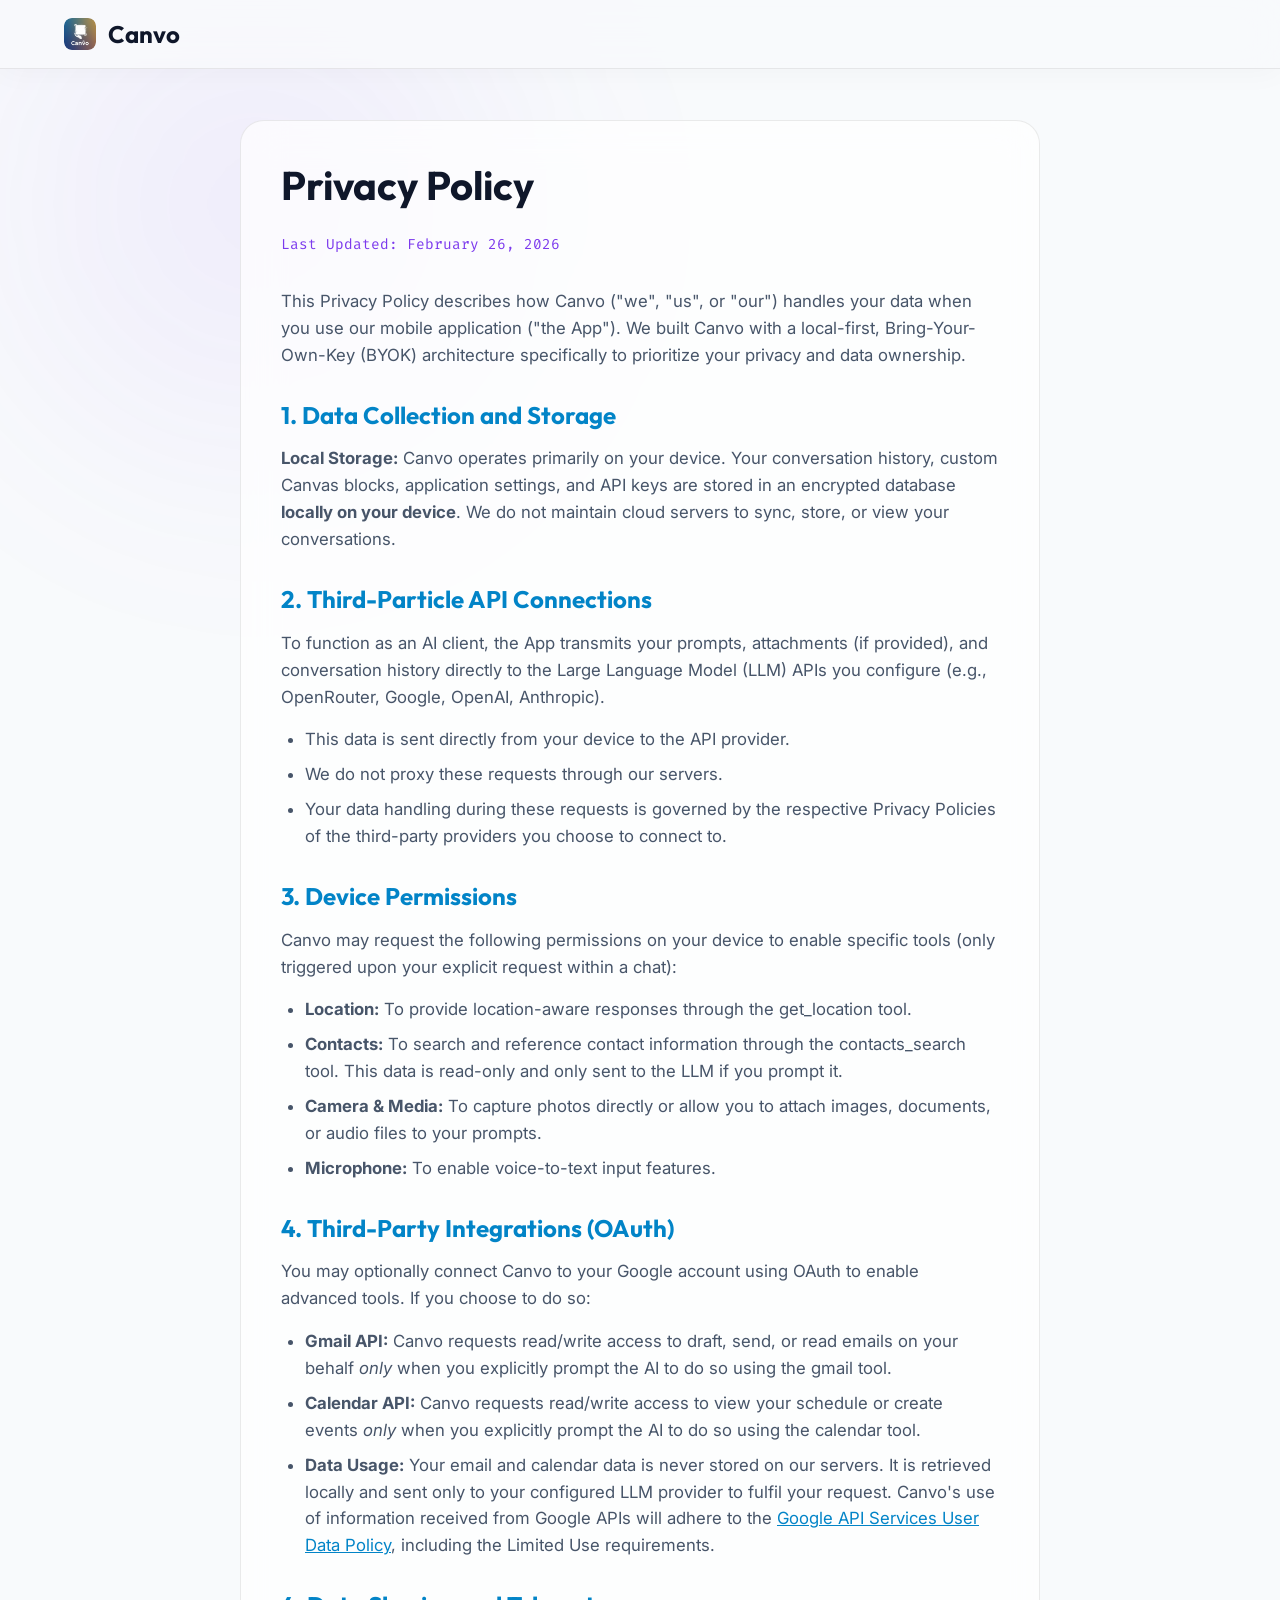
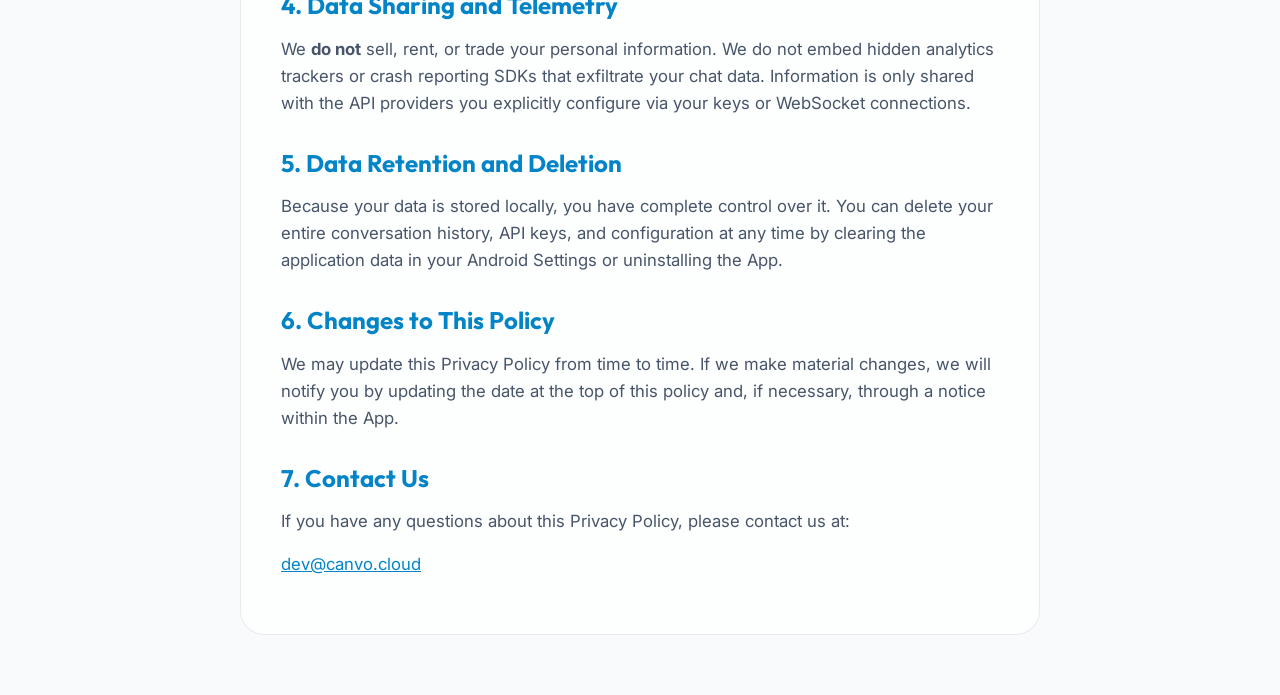
<file: docs/privacy.html>
<!DOCTYPE html>
<html lang="en">

<head>
    <meta charset="UTF-8">
    <meta name="viewport" content="width=device-width, initial-scale=1.0">
    <title>Privacy Policy | Canvo</title>
    <link rel="preconnect" href="https://fonts.googleapis.com">
    <link rel="preconnect" href="https://fonts.gstatic.com" crossorigin>
    <link
        href="https://fonts.googleapis.com/css2?family=Fira+Code:wght@400;500&family=Outfit:wght@400;500;600;700;800&family=Inter:wght@400;500;600&display=swap"
        rel="stylesheet">
    <link rel="stylesheet" href="styles.css">
    <style>
        .privacy-content {
            max-width: 800px;
            margin: 120px auto 60px;
            padding: 40px;
            background: var(--bg-card);
            border: 1px solid var(--border-glass);
            border-radius: 24px;
            backdrop-filter: blur(20px);
        }

        .privacy-content h1 {
            font-size: 2.5rem;
            margin-bottom: 24px;
            color: var(--text-primary);
        }

        .privacy-content h2 {
            font-size: 1.5rem;
            margin-top: 32px;
            margin-bottom: 16px;
            color: var(--accent-primary);
        }

        .privacy-content p,
        .privacy-content ul {
            margin-bottom: 16px;
            color: var(--text-secondary);
            font-size: 1.05rem;
        }

        .privacy-content ul {
            padding-left: 24px;
        }

        .privacy-content li {
            margin-bottom: 8px;
        }

        .privacy-date {
            font-family: var(--font-mono);
            font-size: 0.9rem;
            color: var(--accent-secondary);
            margin-bottom: 32px;
        }
    </style>
</head>

<body>
    <div class="ambient-glow"></div>

    <nav class="navbar scrolled">
        <div class="nav-container">
            <a href="index.html" style="text-decoration: none;">
                <div class="logo">
                    <img src="assets/logo.png" alt="Canvo Logo">
                    <span>Canvo</span>
                </div>
            </a>
        </div>
    </nav>

    <div class="privacy-content">
        <h1>Privacy Policy</h1>
        <div class="privacy-date">Last Updated: February 26, 2026</div>

        <p>This Privacy Policy describes how Canvo ("we", "us", or "our") handles your data when you use our mobile
            application ("the App"). We built Canvo with a local-first, Bring-Your-Own-Key (BYOK) architecture
            specifically to prioritize your privacy and data ownership.</p>

        <h2>1. Data Collection and Storage</h2>
        <p><strong>Local Storage:</strong> Canvo operates primarily on your device. Your conversation history, custom
            Canvas blocks, application settings, and API keys are stored in an encrypted database <strong>locally on
                your device</strong>. We do not maintain cloud servers to sync, store, or view your conversations.</p>

        <h2>2. Third-Particle API Connections</h2>
        <p>To function as an AI client, the App transmits your prompts, attachments (if provided), and conversation
            history directly to the Large Language Model (LLM) APIs you configure (e.g., OpenRouter, Google, OpenAI,
            Anthropic). </p>
        <ul>
            <li>This data is sent directly from your device to the API provider.</li>
            <li>We do not proxy these requests through our servers.</li>
            <li>Your data handling during these requests is governed by the respective Privacy Policies of the
                third-party providers you choose to connect to.</li>
        </ul>

        <h2>3. Device Permissions</h2>
        <p>Canvo may request the following permissions on your device to enable specific tools (only triggered upon your
            explicit request within a chat):</p>
        <ul>
            <li><strong>Location:</strong> To provide location-aware responses through the <span
                    class="monospace">get_location</span> tool.</li>
            <li><strong>Contacts:</strong> To search and reference contact information through the <span
                    class="monospace">contacts_search</span> tool. This data is read-only and only sent to the LLM if
                you prompt it.</li>
            <li><strong>Camera & Media:</strong> To capture photos directly or allow you to attach images, documents, or
                audio files to your prompts.</li>
            <li><strong>Microphone:</strong> To enable voice-to-text input features.</li>
        </ul>

        <h2>4. Third-Party Integrations (OAuth)</h2>
        <p>You may optionally connect Canvo to your Google account using OAuth to enable advanced tools. If you choose
            to do so:</p>
        <ul>
            <li><strong>Gmail API:</strong> Canvo requests read/write access to draft, send, or read emails on your
                behalf <i>only</i> when you explicitly prompt the AI to do so using the <span
                    class="monospace">gmail</span> tool.</li>
            <li><strong>Calendar API:</strong> Canvo requests read/write access to view your schedule or create events
                <i>only</i> when you explicitly prompt the AI to do so using the <span class="monospace">calendar</span>
                tool.
            </li>
            <li><strong>Data Usage:</strong> Your email and calendar data is never stored on our servers. It is
                retrieved locally and sent only to your configured LLM provider to fulfil your request. Canvo's use of
                information received from Google APIs will adhere to the <a
                    href="https://developers.google.com/terms/api-services-user-data-policy" target="_blank"
                    style="color: var(--accent-primary);">Google API Services User Data Policy</a>, including the
                Limited Use requirements.</li>
        </ul>

        <h2>4. Data Sharing and Telemetry</h2>
        <p>We <strong>do not</strong> sell, rent, or trade your personal information. We do not embed hidden analytics
            trackers or crash reporting SDKs that exfiltrate your chat data. Information is only shared with the API
            providers you explicitly configure via your keys or WebSocket connections.</p>

        <h2>5. Data Retention and Deletion</h2>
        <p>Because your data is stored locally, you have complete control over it. You can delete your entire
            conversation history, API keys, and configuration at any time by clearing the application data in your
            Android Settings or uninstalling the App.</p>

        <h2>6. Changes to This Policy</h2>
        <p>We may update this Privacy Policy from time to time. If we make material changes, we will notify you by
            updating the date at the top of this policy and, if necessary, through a notice within the App.</p>

        <h2>7. Contact Us</h2>
        <p>If you have any questions about this Privacy Policy, please contact us at:</p>
        <p><a href="mailto:dev@canvo.cloud" style="color: var(--accent-primary);">dev@canvo.cloud</a></p>
    </div>

</body>

</html>
</file>
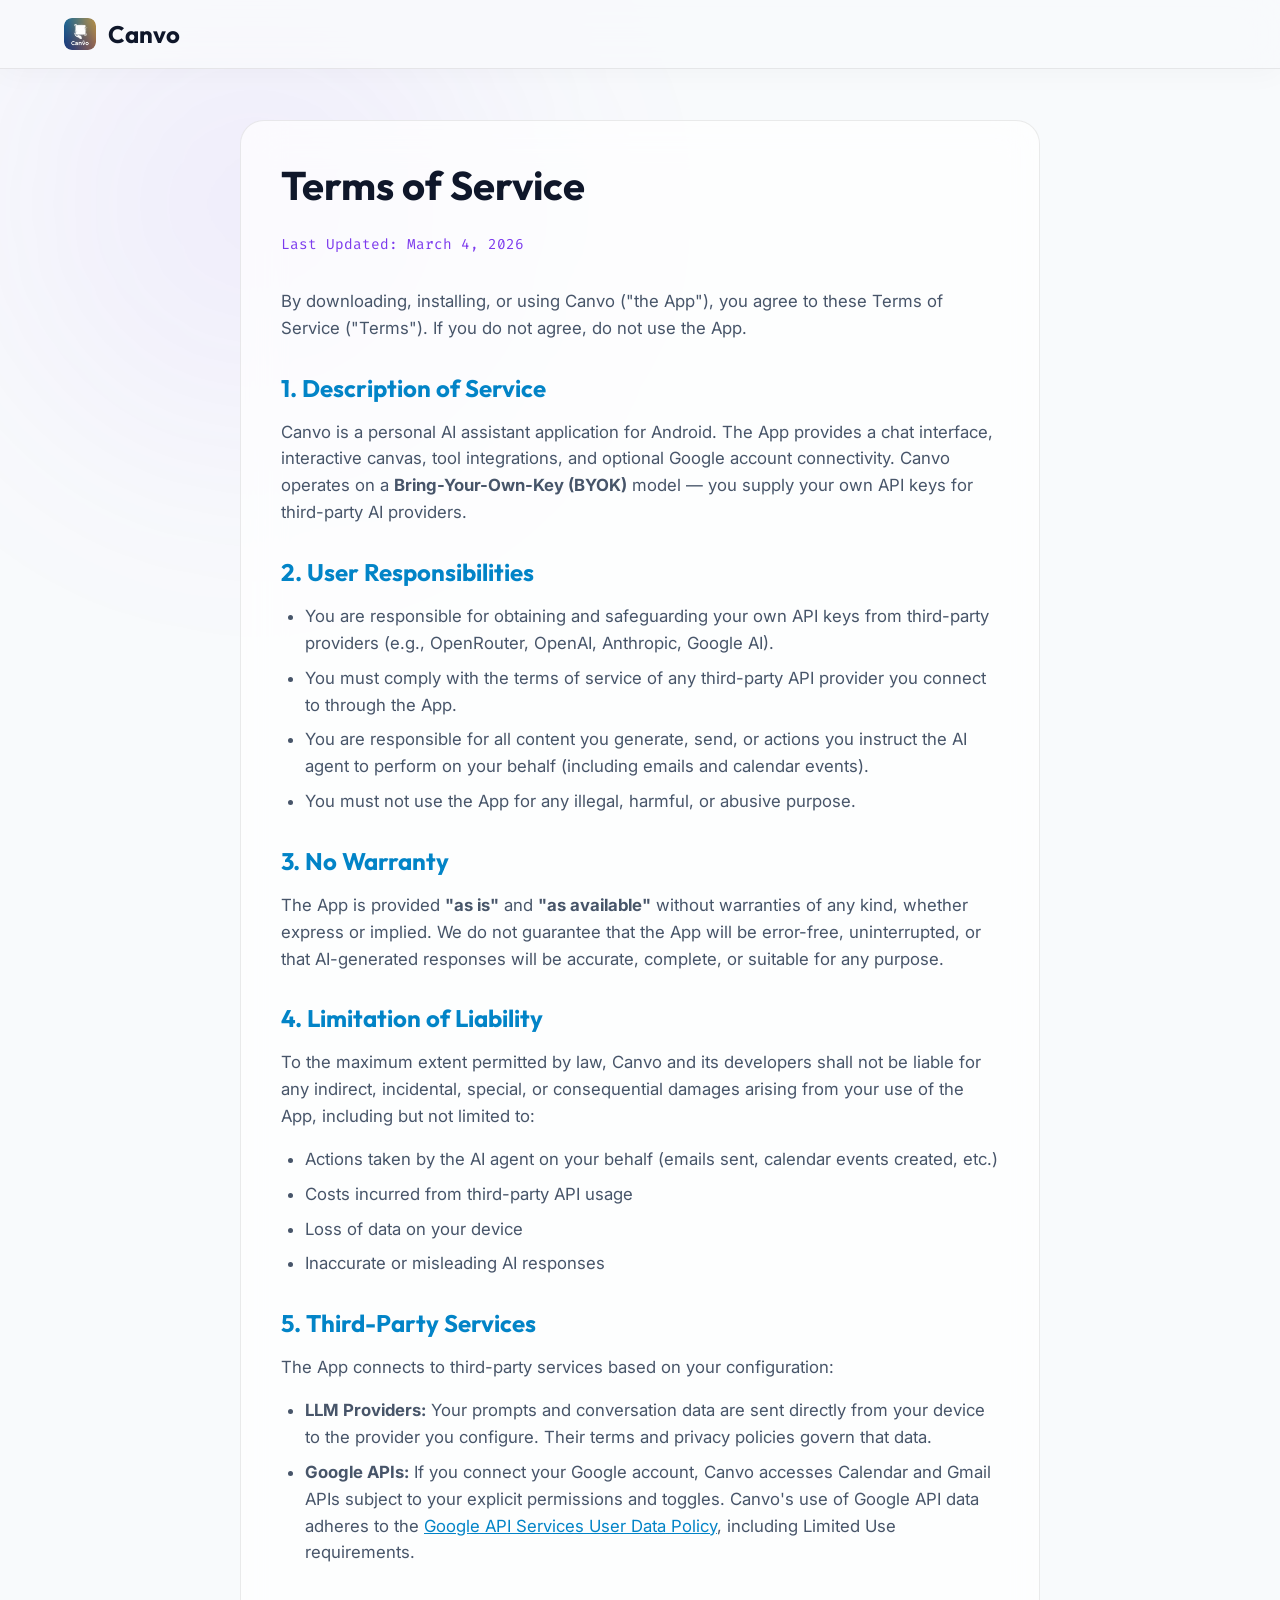
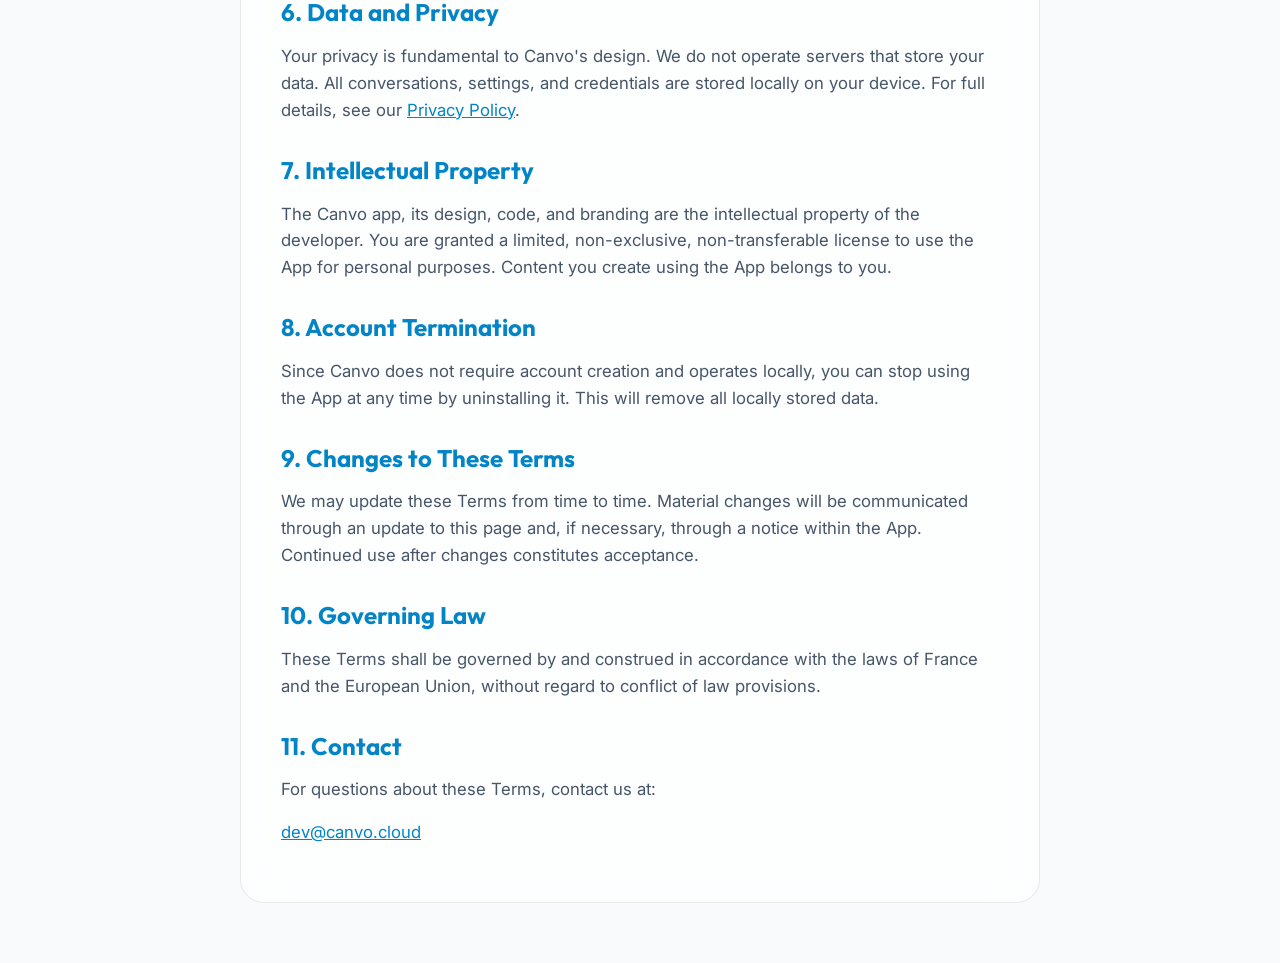
<file: docs/terms.html>
<!DOCTYPE html>
<html lang="en">

<head>
    <meta charset="UTF-8">
    <meta name="viewport" content="width=device-width, initial-scale=1.0">
    <title>Terms of Service | Canvo</title>
    <link rel="preconnect" href="https://fonts.googleapis.com">
    <link rel="preconnect" href="https://fonts.gstatic.com" crossorigin>
    <link
        href="https://fonts.googleapis.com/css2?family=Fira+Code:wght@400;500&family=Outfit:wght@400;500;600;700;800&family=Inter:wght@400;500;600&display=swap"
        rel="stylesheet">
    <link rel="stylesheet" href="styles.css">
    <style>
        .privacy-content {
            max-width: 800px;
            margin: 120px auto 60px;
            padding: 40px;
            background: var(--bg-card);
            border: 1px solid var(--border-glass);
            border-radius: 24px;
            backdrop-filter: blur(20px);
        }

        .privacy-content h1 {
            font-size: 2.5rem;
            margin-bottom: 24px;
            color: var(--text-primary);
        }

        .privacy-content h2 {
            font-size: 1.5rem;
            margin-top: 32px;
            margin-bottom: 16px;
            color: var(--accent-primary);
        }

        .privacy-content p,
        .privacy-content ul {
            margin-bottom: 16px;
            color: var(--text-secondary);
            font-size: 1.05rem;
        }

        .privacy-content ul {
            padding-left: 24px;
        }

        .privacy-content li {
            margin-bottom: 8px;
        }

        .privacy-date {
            font-family: var(--font-mono);
            font-size: 0.9rem;
            color: var(--accent-secondary);
            margin-bottom: 32px;
        }
    </style>
</head>

<body>
    <div class="ambient-glow"></div>

    <nav class="navbar scrolled">
        <div class="nav-container">
            <a href="index.html" style="text-decoration: none;">
                <div class="logo">
                    <img src="assets/logo.png" alt="Canvo Logo">
                    <span>Canvo</span>
                </div>
            </a>
        </div>
    </nav>

    <div class="privacy-content">
        <h1>Terms of Service</h1>
        <div class="privacy-date">Last Updated: March 4, 2026</div>

        <p>By downloading, installing, or using Canvo ("the App"), you agree to these Terms of Service ("Terms"). If you
            do not agree, do not use the App.</p>

        <h2>1. Description of Service</h2>
        <p>Canvo is a personal AI assistant application for Android. The App provides a chat interface, interactive
            canvas, tool integrations, and optional Google account connectivity. Canvo operates on a
            <strong>Bring-Your-Own-Key (BYOK)</strong> model — you supply your own API keys for third-party AI
            providers.
        </p>

        <h2>2. User Responsibilities</h2>
        <ul>
            <li>You are responsible for obtaining and safeguarding your own API keys from third-party providers (e.g.,
                OpenRouter, OpenAI, Anthropic, Google AI).</li>
            <li>You must comply with the terms of service of any third-party API provider you connect to through the
                App.
            </li>
            <li>You are responsible for all content you generate, send, or actions you instruct the AI agent to perform
                on your behalf (including emails and calendar events).</li>
            <li>You must not use the App for any illegal, harmful, or abusive purpose.</li>
        </ul>

        <h2>3. No Warranty</h2>
        <p>The App is provided <strong>"as is"</strong> and <strong>"as available"</strong> without warranties of any
            kind, whether express or implied. We do not guarantee that the App will be error-free, uninterrupted, or
            that
            AI-generated responses will be accurate, complete, or suitable for any purpose.</p>

        <h2>4. Limitation of Liability</h2>
        <p>To the maximum extent permitted by law, Canvo and its developers shall not be liable for any indirect,
            incidental, special, or consequential damages arising from your use of the App, including but not limited
            to:
        </p>
        <ul>
            <li>Actions taken by the AI agent on your behalf (emails sent, calendar events created, etc.)</li>
            <li>Costs incurred from third-party API usage</li>
            <li>Loss of data on your device</li>
            <li>Inaccurate or misleading AI responses</li>
        </ul>

        <h2>5. Third-Party Services</h2>
        <p>The App connects to third-party services based on your configuration:</p>
        <ul>
            <li><strong>LLM Providers:</strong> Your prompts and conversation data are sent directly from your device to
                the provider you configure. Their terms and privacy policies govern that data.</li>
            <li><strong>Google APIs:</strong> If you connect your Google account, Canvo accesses Calendar and Gmail APIs
                subject to your explicit permissions and toggles. Canvo's use of Google API data adheres to the
                <a href="https://developers.google.com/terms/api-services-user-data-policy" target="_blank"
                    style="color: var(--accent-primary);">Google API Services User Data Policy</a>, including Limited
                Use
                requirements.
            </li>
        </ul>

        <h2>6. Data and Privacy</h2>
        <p>Your privacy is fundamental to Canvo's design. We do not operate servers that store your data. All
            conversations, settings, and credentials are stored locally on your device. For full details, see our
            <a href="privacy.html" style="color: var(--accent-primary);">Privacy Policy</a>.
        </p>

        <h2>7. Intellectual Property</h2>
        <p>The Canvo app, its design, code, and branding are the intellectual property of the developer. You are granted
            a limited, non-exclusive, non-transferable license to use the App for personal purposes. Content you create
            using the App belongs to you.</p>

        <h2>8. Account Termination</h2>
        <p>Since Canvo does not require account creation and operates locally, you can stop using the App at any time by
            uninstalling it. This will remove all locally stored data.</p>

        <h2>9. Changes to These Terms</h2>
        <p>We may update these Terms from time to time. Material changes will be communicated through an update to this
            page and, if necessary, through a notice within the App. Continued use after changes constitutes acceptance.
        </p>

        <h2>10. Governing Law</h2>
        <p>These Terms shall be governed by and construed in accordance with the laws of France and the European Union,
            without regard to conflict of law provisions.</p>

        <h2>11. Contact</h2>
        <p>For questions about these Terms, contact us at:</p>
        <p><a href="mailto:dev@canvo.cloud" style="color: var(--accent-primary);">dev@canvo.cloud</a></p>
    </div>

</body>

</html>
</file>
<file: docs/styles.css>
:root {
    /* Color Palette - Light Mode */
    --bg-dark: #F8FAFC;
    --bg-card: rgba(255, 255, 255, 0.7);
    --border-glass: rgba(0, 0, 0, 0.08);
    --text-primary: #0F172A;
    --text-secondary: #475569;
    --accent-primary: #0284C7;
    --accent-secondary: #7C3AED;

    /* Typography */
    --font-heading: 'Outfit', sans-serif;
    --font-body: 'Inter', sans-serif;
    --font-mono: 'Fira Code', monospace;

    /* Layout */
    --max-width: 1200px;
}

* {
    margin: 0;
    padding: 0;
    box-sizing: border-box;
}

html {
    scroll-behavior: smooth;
}

body {
    background-color: var(--bg-dark);
    color: var(--text-primary);
    font-family: var(--font-body);
    line-height: 1.6;
    overflow-x: hidden;
    position: relative;
}

/* Ambient Background Glows */
.ambient-glow {
    position: fixed;
    top: -20%;
    left: -10%;
    width: 60vw;
    height: 60vw;
    border-radius: 50%;
    background: radial-gradient(circle, rgba(124, 58, 237, 0.08) 0%, rgba(255, 255, 255, 0) 70%);
    z-index: -1;
    filter: blur(80px);
}

.ambient-glow.secondary {
    top: auto;
    bottom: -20%;
    right: -10%;
    left: auto;
    background: radial-gradient(circle, rgba(2, 132, 199, 0.08) 0%, rgba(255, 255, 255, 0) 70%);
}

/* Typography */
h1,
h2,
h3,
h4 {
    font-family: var(--font-heading);
    line-height: 1.2;
}

.gradient-text {
    background: linear-gradient(135deg, var(--accent-primary), var(--accent-secondary));
    -webkit-background-clip: text;
    -webkit-text-fill-color: transparent;
    background-clip: text;
}

/* Buttons */
.btn {
    display: inline-flex;
    align-items: center;
    justify-content: center;
    gap: 8px;
    padding: 12px 24px;
    border-radius: 100px;
    font-family: var(--font-heading);
    font-weight: 600;
    text-decoration: none;
    transition: all 0.3s cubic-bezier(0.4, 0, 0.2, 1);
    cursor: pointer;
    border: none;
}

.btn-primary {
    background: linear-gradient(135deg, var(--accent-primary), #007BFF);
    color: #000;
}

.btn-primary:hover {
    transform: translateY(-2px);
    box-shadow: 0 10px 20px rgba(0, 240, 255, 0.3);
}

.btn-secondary {
    background: rgba(255, 255, 255, 0.05);
    color: var(--text-primary);
    border: 1px solid var(--border-glass);
    backdrop-filter: blur(10px);
}

.btn-secondary:hover {
    background: rgba(255, 255, 255, 0.1);
    transform: translateY(-2px);
}

.btn-small {
    padding: 8px 16px;
    font-size: 0.9rem;
}

/* Navigation */
.navbar {
    position: fixed;
    top: 0;
    left: 0;
    width: 100%;
    padding: 20px 0;
    z-index: 100;
    transition: all 0.3s ease;
}

.navbar.scrolled {
    background: rgba(248, 250, 252, 0.85);
    backdrop-filter: blur(20px);
    border-bottom: 1px solid var(--border-glass);
    padding: 15px 0;
    box-shadow: 0 4px 30px rgba(0, 0, 0, 0.03);
}

.nav-container {
    max-width: var(--max-width);
    margin: 0 auto;
    padding: 0 24px;
    display: flex;
    justify-content: space-between;
    align-items: center;
}

.logo {
    display: flex;
    align-items: center;
    gap: 12px;
    font-family: var(--font-heading);
    font-weight: 700;
    font-size: 1.5rem;
    color: var(--text-primary);
}

.logo img {
    height: 32px;
    width: auto;
    border-radius: 8px;
    /* Assuming the logo might need slight rounding, adjust if it's already perfectly shaped */
}

.nav-links {
    display: flex;
    gap: 32px;
}

.nav-links a {
    color: var(--text-secondary);
    text-decoration: none;
    font-family: var(--font-heading);
    font-weight: 500;
    transition: color 0.2s;
}

.nav-links a:hover {
    color: var(--accent-primary);
}

/* Sections */
.section {
    max-width: var(--max-width);
    margin: 0 auto;
    padding: 120px 24px;
}

.section-header {
    text-align: center;
    margin-bottom: 64px;
}

.section-header h2 {
    font-size: 3rem;
    margin-bottom: 16px;
}

.section-header p {
    color: var(--text-secondary);
    font-size: 1.2rem;
    max-width: 600px;
    margin: 0 auto;
}

/* Glass Panel */
.glass-panel {
    background: var(--bg-card);
    border: 1px solid var(--border-glass);
    backdrop-filter: blur(20px);
    -webkit-backdrop-filter: blur(20px);
    border-radius: 24px;
}

/* Hero */
.hero {
    min-height: 100vh;
    display: flex;
    align-items: center;
    justify-content: center;
    padding: 120px 24px 60px;
    max-width: var(--max-width);
    margin: 0 auto;
    gap: 64px;
}

.hero-content {
    flex: 1;
}

.badge {
    display: inline-block;
    padding: 6px 16px;
    background: rgba(139, 92, 246, 0.1);
    border: 1px solid rgba(139, 92, 246, 0.3);
    color: var(--accent-secondary);
    border-radius: 100px;
    font-family: var(--font-heading);
    font-size: 0.9rem;
    font-weight: 600;
    margin-bottom: 24px;
}

.hero-title {
    font-size: 4.5rem;
    letter-spacing: -0.02em;
    margin-bottom: 24px;
}

.hero-subtitle {
    font-size: 1.25rem;
    color: var(--text-secondary);
    margin-bottom: 40px;
    max-width: 500px;
}

.hero-visual {
    flex: 1;
    position: relative;
    display: flex;
    justify-content: center;
}

.glass-container {
    position: relative;
    padding: 16px;
    background: linear-gradient(135deg, rgba(255, 255, 255, 0.8) 0%, rgba(255, 255, 255, 0.4) 100%);
    border: 1px solid var(--border-glass);
    border-radius: 40px;
    box-shadow: 0 30px 60px rgba(0, 0, 0, 0.08);
    backdrop-filter: blur(20px);
}

.glass-container.large {
    border-radius: 24px;
    padding: 10px;
}

.mockup-img {
    width: 320px;
    border-radius: 24px;
    display: block;
    object-fit: cover;
    background: #111;
}

.mockup-img.full-width {
    width: 100%;
    height: auto;
    max-height: 400px;
    border-radius: 16px;
}

.floating-badge {
    position: absolute;
    background: rgba(255, 255, 255, 0.9);
    backdrop-filter: blur(12px);
    border: 1px solid var(--border-glass);
    padding: 12px 20px;
    border-radius: 16px;
    font-family: var(--font-heading);
    font-weight: 600;
    font-size: 0.95rem;
    display: flex;
    align-items: center;
    gap: 8px;
    box-shadow: 0 10px 30px rgba(0, 0, 0, 0.06);
    animation: float 6s ease-in-out infinite;
}

.floating-badge i {
    color: var(--accent-primary);
}

.fb-1 {
    top: 10%;
    left: -60px;
    animation-delay: 0s;
}

.fb-2 {
    bottom: 20%;
    right: -60px;
    animation-delay: -3s;
}

/* Features */
.feature-grid {
    display: grid;
    grid-template-columns: repeat(auto-fit, minmax(250px, 1fr));
    gap: 24px;
}

.feature-card {
    padding: 32px;
    transition: transform 0.3s ease, border-color 0.3s ease;
}

.feature-card:hover {
    transform: translateY(-5px);
    border-color: rgba(0, 0, 0, 0.15);
    box-shadow: 0 20px 40px rgba(0, 0, 0, 0.04);
}

.icon-wrapper {
    width: 56px;
    height: 56px;
    background: rgba(2, 132, 199, 0.1);
    border-radius: 16px;
    display: flex;
    align-items: center;
    justify-content: center;
    font-size: 28px;
    color: var(--accent-primary);
    margin-bottom: 24px;
}

.feature-card h3 {
    font-size: 1.5rem;
    margin-bottom: 12px;
}

.feature-card p {
    color: var(--text-secondary);
}

/* Showcase */
.showcase {
    display: flex;
    align-items: center;
    gap: 64px;
}

.showcase.align-center {
    align-items: center;
}

.showcase-visual {
    flex: 1.2;
}

.showcase-content {
    flex: 1;
}

.showcase-content h2 {
    font-size: 3rem;
    margin-bottom: 24px;
}

.showcase-content p {
    color: var(--text-secondary);
    font-size: 1.1rem;
    margin-bottom: 32px;
}

.feature-list {
    list-style: none;
}

.feature-list li {
    display: flex;
    align-items: center;
    gap: 12px;
    margin-bottom: 16px;
    font-size: 1.1rem;
    font-weight: 500;
}

.feature-list i {
    color: var(--accent-secondary);
    font-size: 1.5rem;
}

/* CTA Section */
.cta-panel {
    text-align: center;
    padding: 80px 40px;
    background: radial-gradient(circle at center, rgba(255, 255, 255, 0.9) 0%, rgba(241, 245, 249, 0.95) 100%);
    box-shadow: 0 20px 60px rgba(0, 0, 0, 0.05);
}

.cta-panel h2 {
    font-size: 3.5rem;
    margin-bottom: 20px;
}

.cta-panel p {
    color: var(--text-secondary);
    font-size: 1.2rem;
    margin-bottom: 40px;
}

.cta-buttons {
    display: flex;
    justify-content: center;
    gap: 20px;
}

.btn.large {
    padding: 16px 32px;
    font-size: 1.1rem;
}

.footnote {
    margin-top: 24px;
    font-size: 0.9rem !important;
    opacity: 0.6;
}

/* Footer */
.footer {
    border-top: 1px solid var(--border-glass);
    padding: 64px 24px 32px;
    background: rgba(255, 255, 255, 0.5);
}

.footer-content {
    max-width: var(--max-width);
    margin: 0 auto;
    display: flex;
    justify-content: space-between;
    margin-bottom: 48px;
}

.footer-brand p {
    color: var(--text-secondary);
    margin-top: 16px;
    max-width: 250px;
}

.footer-links {
    display: flex;
    gap: 64px;
}

.link-column h4 {
    margin-bottom: 20px;
}

.link-column a {
    display: block;
    color: var(--text-secondary);
    text-decoration: none;
    margin-bottom: 12px;
    transition: color 0.2s;
}

.link-column a:hover {
    color: var(--accent-primary);
}

.footer-bottom {
    max-width: var(--max-width);
    margin: 0 auto;
    text-align: center;
    color: var(--text-secondary);
    font-size: 0.9rem;
}

/* Animations Core */
@keyframes float {

    0%,
    100% {
        transform: translateY(0);
    }

    50% {
        transform: translateY(-15px);
    }
}

.fade-in-up {
    opacity: 0;
    transform: translateY(30px);
    transition: opacity 0.8s ease, transform 0.8s ease;
}

.fade-in-up.visible {
    opacity: 1;
    transform: translateY(0);
}

.delay-1 {
    transition-delay: 0.2s;
}

.delay-2 {
    transition-delay: 0.4s;
}

/* ── Hero Banner ── */
.mockup-img.hero-banner {
    width: 100%;
    max-width: 520px;
    height: auto;
    border-radius: 20px;
    display: block;
    object-fit: cover;
}

/* ── Pillar Grid ── */
.pillar-grid {
    display: grid;
    grid-template-columns: repeat(3, 1fr);
    gap: 28px;
}

.pillar-card {
    padding: 36px 32px 24px;
    position: relative;
    overflow: hidden;
    transition: transform 0.3s ease, border-color 0.3s ease;
}

.pillar-card:hover {
    transform: translateY(-5px);
    border-color: rgba(0, 0, 0, 0.15);
    box-shadow: 0 20px 40px rgba(0, 0, 0, 0.04);
}

.pillar-number {
    position: absolute;
    top: 18px;
    right: 24px;
    font-family: var(--font-heading);
    font-size: 3rem;
    font-weight: 800;
    opacity: 0.06;
    line-height: 1;
}

.pillar-tagline {
    color: var(--text-secondary);
    font-size: 1rem;
    margin-bottom: 20px;
    font-weight: 500;
}

.pillar-features {
    list-style: none;
    margin-bottom: 20px;
}

.pillar-features li {
    position: relative;
    padding-left: 20px;
    margin-bottom: 10px;
    color: var(--text-secondary);
    font-size: 0.95rem;
    line-height: 1.5;
}

.pillar-features li::before {
    content: '›';
    position: absolute;
    left: 0;
    color: var(--accent-primary);
    font-weight: 700;
    font-size: 1.1rem;
}

.pillar-screenshot {
    border-radius: 12px;
    overflow: hidden;
    margin-top: 8px;
}

.pillar-screenshot img {
    width: 100%;
    height: auto;
    display: block;
    border-radius: 12px;
}

/* ── Screenshot Gallery — Arrow Carousel ── */
.gallery-wrapper {
    position: relative;
    display: flex;
    align-items: center;
    gap: 12px;
    max-width: 960px;
    margin: 0 auto;
}

.gallery-viewport {
    flex: 1;
    overflow: hidden;
    border-radius: 16px;
}

.gallery-track {
    display: flex;
    gap: 20px;
    transition: transform 0.45s cubic-bezier(0.4, 0, 0.2, 1);
}

.gallery-track img {
    height: 420px;
    width: auto;
    border-radius: 16px;
    box-shadow: 0 10px 30px rgba(0, 0, 0, 0.08);
    flex-shrink: 0;
    border: 1px solid var(--border-glass);
    cursor: pointer;
    transition: transform 0.25s ease, box-shadow 0.25s ease;
}

.gallery-track img:hover {
    transform: scale(1.03);
    box-shadow: 0 16px 40px rgba(0, 0, 0, 0.12);
}

.gallery-arrow {
    width: 48px;
    height: 48px;
    border-radius: 50%;
    border: 1px solid var(--border-glass);
    background: rgba(255, 255, 255, 0.85);
    backdrop-filter: blur(12px);
    cursor: pointer;
    display: flex;
    align-items: center;
    justify-content: center;
    font-size: 1.3rem;
    color: var(--text-primary);
    transition: all 0.2s ease;
    flex-shrink: 0;
    box-shadow: 0 4px 16px rgba(0, 0, 0, 0.06);
    z-index: 2;
}

.gallery-arrow:hover {
    background: rgba(255, 255, 255, 1);
    transform: scale(1.08);
    box-shadow: 0 6px 20px rgba(0, 0, 0, 0.1);
}

.gallery-arrow:disabled {
    opacity: 0.3;
    cursor: default;
    transform: none;
}

.gallery-dots {
    display: flex;
    justify-content: center;
    gap: 8px;
    margin-top: 24px;
}

.gallery-dot {
    width: 8px;
    height: 8px;
    border-radius: 50%;
    background: rgba(0, 0, 0, 0.15);
    border: none;
    cursor: pointer;
    padding: 0;
    transition: all 0.25s ease;
}

.gallery-dot.active {
    width: 24px;
    border-radius: 4px;
    background: var(--accent-primary);
}

/* ── Lightbox ── */
.lightbox-overlay {
    position: fixed;
    inset: 0;
    z-index: 1000;
    background: rgba(0, 0, 0, 0.85);
    backdrop-filter: blur(8px);
    display: flex;
    align-items: center;
    justify-content: center;
    opacity: 0;
    pointer-events: none;
    transition: opacity 0.3s ease;
    cursor: zoom-out;
}

.lightbox-overlay.active {
    opacity: 1;
    pointer-events: auto;
}

.lightbox-overlay img {
    max-height: 90vh;
    max-width: 90vw;
    border-radius: 16px;
    box-shadow: 0 30px 80px rgba(0, 0, 0, 0.4);
    transform: scale(0.9);
    transition: transform 0.35s cubic-bezier(0.22, 1, 0.36, 1);
}

.lightbox-overlay.active img {
    transform: scale(1);
}

.lightbox-close {
    position: absolute;
    top: 24px;
    right: 32px;
    background: none;
    border: none;
    color: #fff;
    font-size: 2.5rem;
    cursor: pointer;
    opacity: 0.7;
    transition: opacity 0.2s;
    line-height: 1;
}

.lightbox-close:hover {
    opacity: 1;
}

.lightbox-arrow {
    position: absolute;
    top: 50%;
    transform: translateY(-50%);
    width: 52px;
    height: 52px;
    border-radius: 50%;
    border: 1px solid rgba(255, 255, 255, 0.2);
    background: rgba(255, 255, 255, 0.1);
    backdrop-filter: blur(12px);
    color: #fff;
    font-size: 1.4rem;
    cursor: pointer;
    display: flex;
    align-items: center;
    justify-content: center;
    transition: all 0.2s ease;
    z-index: 1001;
}

.lightbox-arrow:hover {
    background: rgba(255, 255, 255, 0.25);
    transform: translateY(-50%) scale(1.1);
}

.lightbox-prev {
    left: 20%;
}

.lightbox-next {
    right: 20%;
}

/* Responsive tweaks */
@media (max-width: 968px) {
    .nav-links {
        display: none;
    }

    .hero {
        flex-direction: column;
        text-align: center;
        padding-top: 140px;
    }

    .hero-subtitle {
        margin: 0 auto 40px;
    }

    .floating-badge {
        display: none;
    }

    .showcase {
        flex-direction: column-reverse;
    }

    .pillar-grid {
        grid-template-columns: 1fr;
    }
}

@media (max-width: 600px) {
    .hero-title {
        font-size: 3rem;
    }

    .cta-panel h2 {
        font-size: 2.5rem;
    }

    .screenshot-track img {
        height: 300px;
    }
}
</file>
